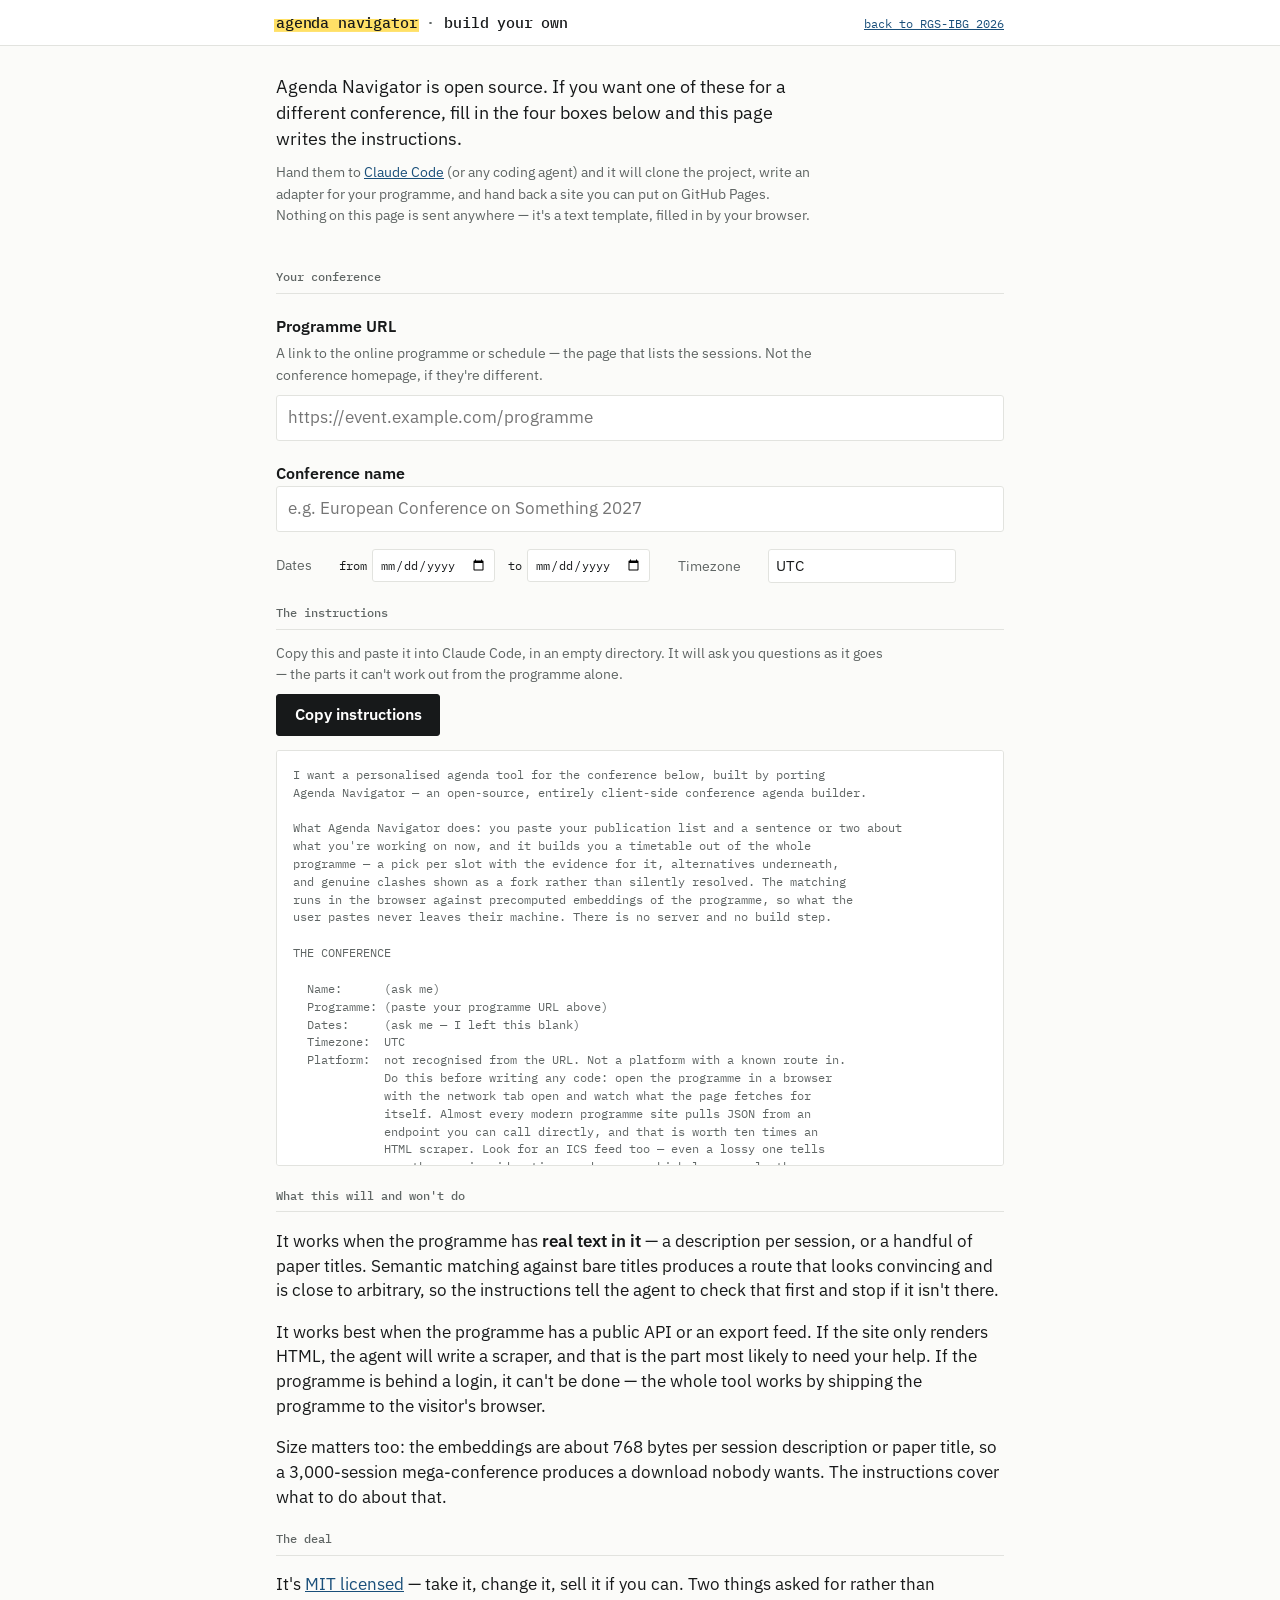
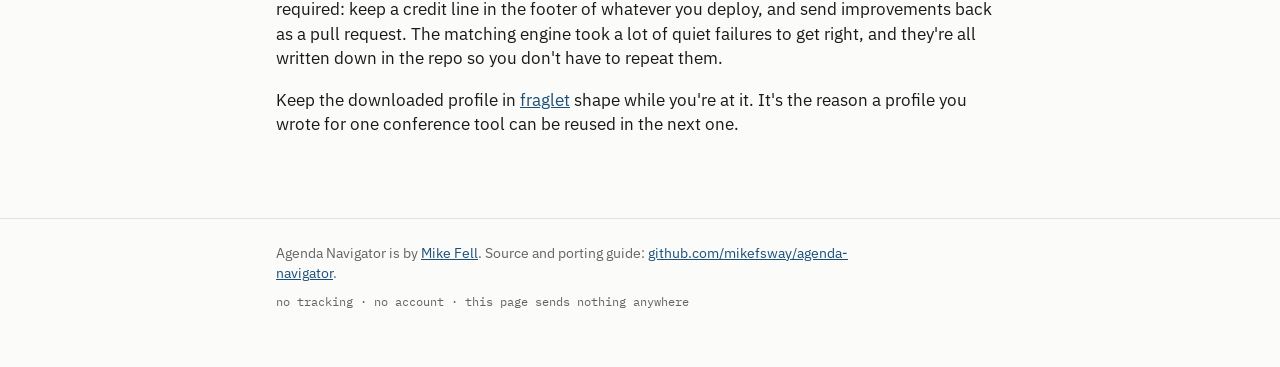
<file: docs/build.html>
<!DOCTYPE html>
<html lang="en-GB">
<head>
<meta charset="utf-8">
<meta name="viewport" content="width=device-width, initial-scale=1">
<title>Build one for your conference · Agenda Navigator</title>
<meta name="description" content="Agenda Navigator is open source. Paste your conference's programme URL and this page writes the instructions to port it — hand them to Claude Code and it does the work.">
<!-- Tighter than index.html's: this page loads no model, so nothing off-origin
     runs on it and connect-src can be 'none'. build.js makes no network call by
     design, and now the page won't let it start. -->
<meta http-equiv="Content-Security-Policy" content="default-src 'none'; script-src 'self'; style-src 'self' 'unsafe-inline'; img-src 'self' data:; font-src 'self'; connect-src 'none'; base-uri 'self'; form-action 'none'; object-src 'none'">
<link rel="stylesheet" href="style.css">
<link rel="icon" href="data:image/svg+xml,<svg xmlns='http://www.w3.org/2000/svg' viewBox='0 0 32 32'><rect width='32' height='32' fill='%23fbfbf9'/><rect x='5' y='8' width='22' height='3' fill='%2317191a'/><rect x='4' y='15' width='24' height='8' fill='%23ffe066'/><rect x='5' y='17' width='16' height='3' fill='%2317191a'/></svg>">
</head>
<body>

<header class="topbar">
  <div class="wrap">
    <p class="wordmark"><span class="mark">agenda navigator</span> <span class="dot">·</span> build your own</p>
    <span class="mono"><a href="./">back to RGS-IBG 2026</a></span>
  </div>
</header>

<div class="intro wrap">
  <p class="lede">Agenda Navigator is open source. If you want one of these for a different
  conference, fill in the four boxes below and this page writes the instructions.</p>
  <p class="privacy-note">Hand them to <a href="https://claude.com/claude-code" rel="noopener">Claude
  Code</a> (or any coding agent) and it will clone the project, write an adapter for your
  programme, and hand back a site you can put on GitHub Pages. Nothing on this page is
  sent anywhere — it's a text template, filled in by your browser.</p>
</div>

<main>
<section class="panel wrap" aria-labelledby="build-h">
  <h2 id="build-h">Your conference</h2>

  <label class="box-label" for="conf-url">Programme URL</label>
  <p class="hint">A link to the online programme or schedule — the page that lists the
  sessions. Not the conference homepage, if they're different.</p>
  <input id="conf-url" type="url" spellcheck="false" placeholder="https://event.example.com/programme">
  <p class="parse-note" id="platform-note" hidden></p>

  <label class="box-label" for="conf-name">Conference name</label>
  <input id="conf-name" type="text" spellcheck="false" placeholder="e.g. European Conference on Something 2027">

  <div class="controls">
    <fieldset>
      <legend>Dates</legend>
      <label class="mono">from <input id="conf-start" type="date"></label>
      <label class="mono">to <input id="conf-end" type="date"></label>
    </fieldset>
    <fieldset>
      <legend>Timezone</legend>
      <label><input id="conf-tz" type="text" spellcheck="false" placeholder="Europe/London"></label>
    </fieldset>
  </div>

  <h2 id="prompt-h">The instructions</h2>
  <p class="hint">Copy this and paste it into Claude Code, in an empty directory. It will
  ask you questions as it goes — the parts it can't work out from the programme alone.</p>

  <div class="actions">
    <button id="copy-btn" class="primary" type="button">Copy instructions</button>
    <span id="copy-status" role="status" aria-live="polite"></span>
  </div>

  <pre id="prompt-out" class="prompt-out" tabindex="0"></pre>

  <h2 id="honest-h">What this will and won't do</h2>
  <p>It works when the programme has <strong>real text in it</strong> — a description per
  session, or a handful of paper titles. Semantic matching against bare titles produces a
  route that looks convincing and is close to arbitrary, so the instructions tell the agent
  to check that first and stop if it isn't there.</p>
  <p>It works best when the programme has a public API or an export feed. If the site only
  renders HTML, the agent will write a scraper, and that is the part most likely to need
  your help. If the programme is behind a login, it can't be done — the whole tool works by
  shipping the programme to the visitor's browser.</p>
  <p>Size matters too: the embeddings are about 768 bytes per session description or paper
  title, so a 3,000-session mega-conference produces a download nobody wants. The
  instructions cover what to do about that.</p>

  <h2 id="credit-h">The deal</h2>
  <p>It's <a href="https://github.com/mikefsway/agenda-navigator/blob/master/LICENSE" rel="noopener">MIT
  licensed</a> — take it, change it, sell it if you can. Two things asked for rather than
  required: keep a credit line in the footer of whatever you deploy, and send improvements
  back as a pull request. The matching engine took a lot of quiet failures to get right, and
  they're all written down in the repo so you don't have to repeat them.</p>
  <p>Keep the downloaded profile in <a href="https://fraglet.org" rel="noopener">fraglet</a>
  shape while you're at it. It's the reason a profile you wrote for one conference tool can
  be reused in the next one.</p>
</section>
</main>

<footer>
  <div class="wrap">
    <p>Agenda Navigator is by <a href="https://github.com/mikefsway" rel="noopener">Mike Fell</a>.
    Source and porting guide: <a href="https://github.com/mikefsway/agenda-navigator" rel="noopener">github.com/mikefsway/agenda-navigator</a>.</p>
    <p class="mono">no tracking · no account · this page sends nothing anywhere</p>
  </div>
</footer>

<script type="module" src="build.js"></script>
</body>
</html>
</file>
<file: docs/style.css>
/* Agenda Navigator — a conference timetable, marked up.
 *
 * Two rules hold the look together:
 *   1. Yellow means "this is the one" — the pick you're going to, the day you're
 *      reading, the tab you're on. It appears nowhere else, so it's scannable.
 *      A pinned pick gets the full highlighter; the tool's own suggestion gets a
 *      thin stroke under it. That difference is the whole distinction between
 *      "we reckon" and "you decided".
 *   2. Times live in a gutter down the left. The route is a timetable, and a
 *      timetable is read by running your eye down the clock.
 */

/* ---------------------------------------------------------------- the fonts

   IBM Plex Sans and Plex Mono, served from this repo rather than from Google.

   They used to come from fonts.googleapis.com, which meant every visitor's IP
   address and user-agent reached Google on a page whose headline claim is that
   nothing you paste leaves your device. That claim was still literally true —
   the profile never went anywhere — but a privacy promise that depends on the
   reader not checking the network tab is not a promise worth making. 320 kB of
   woff2 in docs/fonts/ is the whole cost of not having to explain that.

   Latin and latin-ext subsets only, which is what Google served for this page
   anyway. font-display: swap, so the page is readable before the fonts land.
   Deliberately NOT in sw.js's SHELL: they are fetched on first render and the
   same-origin stale-while-revalidate rule caches them from there, so the
   offline case works without a CACHE bump costing everyone 2.5 MB. */

/* latin-ext */
@font-face {
  font-family: 'IBM Plex Mono';
  font-style: normal;
  font-weight: 400;
  font-display: swap;
  src: url('fonts/IBMPlexMono-400-latin-ext.woff2') format('woff2');
  unicode-range: U+0100-02BA, U+02BD-02C5, U+02C7-02CC, U+02CE-02D7, U+02DD-02FF, U+0304, U+0308, U+0329, U+1D00-1DBF, U+1E00-1E9F, U+1EF2-1EFF, U+2020, U+20A0-20AB, U+20AD-20C0, U+2113, U+2C60-2C7F, U+A720-A7FF;
}
/* latin */
@font-face {
  font-family: 'IBM Plex Mono';
  font-style: normal;
  font-weight: 400;
  font-display: swap;
  src: url('fonts/IBMPlexMono-400-latin.woff2') format('woff2');
  unicode-range: U+0000-00FF, U+0131, U+0152-0153, U+02BB-02BC, U+02C6, U+02DA, U+02DC, U+0304, U+0308, U+0329, U+2000-206F, U+20AC, U+2122, U+2191, U+2193, U+2212, U+2215, U+FEFF, U+FFFD;
}
/* latin-ext */
@font-face {
  font-family: 'IBM Plex Mono';
  font-style: normal;
  font-weight: 500;
  font-display: swap;
  src: url('fonts/IBMPlexMono-500-latin-ext.woff2') format('woff2');
  unicode-range: U+0100-02BA, U+02BD-02C5, U+02C7-02CC, U+02CE-02D7, U+02DD-02FF, U+0304, U+0308, U+0329, U+1D00-1DBF, U+1E00-1E9F, U+1EF2-1EFF, U+2020, U+20A0-20AB, U+20AD-20C0, U+2113, U+2C60-2C7F, U+A720-A7FF;
}
/* latin */
@font-face {
  font-family: 'IBM Plex Mono';
  font-style: normal;
  font-weight: 500;
  font-display: swap;
  src: url('fonts/IBMPlexMono-500-latin.woff2') format('woff2');
  unicode-range: U+0000-00FF, U+0131, U+0152-0153, U+02BB-02BC, U+02C6, U+02DA, U+02DC, U+0304, U+0308, U+0329, U+2000-206F, U+20AC, U+2122, U+2191, U+2193, U+2212, U+2215, U+FEFF, U+FFFD;
}
/* latin-ext */
@font-face {
  font-family: 'IBM Plex Sans';
  font-style: italic;
  font-weight: 400;
  font-stretch: 100%;
  font-display: swap;
  src: url('fonts/IBMPlexSans-400i-latin-ext.woff2') format('woff2');
  unicode-range: U+0100-02BA, U+02BD-02C5, U+02C7-02CC, U+02CE-02D7, U+02DD-02FF, U+0304, U+0308, U+0329, U+1D00-1DBF, U+1E00-1E9F, U+1EF2-1EFF, U+2020, U+20A0-20AB, U+20AD-20C0, U+2113, U+2C60-2C7F, U+A720-A7FF;
}
/* latin */
@font-face {
  font-family: 'IBM Plex Sans';
  font-style: italic;
  font-weight: 400;
  font-stretch: 100%;
  font-display: swap;
  src: url('fonts/IBMPlexSans-400i-latin.woff2') format('woff2');
  unicode-range: U+0000-00FF, U+0131, U+0152-0153, U+02BB-02BC, U+02C6, U+02DA, U+02DC, U+0304, U+0308, U+0329, U+2000-206F, U+20AC, U+2122, U+2191, U+2193, U+2212, U+2215, U+FEFF, U+FFFD;
}
/* latin-ext */
@font-face {
  font-family: 'IBM Plex Sans';
  font-style: normal;
  font-weight: 400;
  font-stretch: 100%;
  font-display: swap;
  src: url('fonts/IBMPlexSans-400-latin-ext.woff2') format('woff2');
  unicode-range: U+0100-02BA, U+02BD-02C5, U+02C7-02CC, U+02CE-02D7, U+02DD-02FF, U+0304, U+0308, U+0329, U+1D00-1DBF, U+1E00-1E9F, U+1EF2-1EFF, U+2020, U+20A0-20AB, U+20AD-20C0, U+2113, U+2C60-2C7F, U+A720-A7FF;
}
/* latin */
@font-face {
  font-family: 'IBM Plex Sans';
  font-style: normal;
  font-weight: 400;
  font-stretch: 100%;
  font-display: swap;
  src: url('fonts/IBMPlexSans-400-latin.woff2') format('woff2');
  unicode-range: U+0000-00FF, U+0131, U+0152-0153, U+02BB-02BC, U+02C6, U+02DA, U+02DC, U+0304, U+0308, U+0329, U+2000-206F, U+20AC, U+2122, U+2191, U+2193, U+2212, U+2215, U+FEFF, U+FFFD;
}
/* latin-ext */
@font-face {
  font-family: 'IBM Plex Sans';
  font-style: normal;
  font-weight: 500;
  font-stretch: 100%;
  font-display: swap;
  src: url('fonts/IBMPlexSans-500-latin-ext.woff2') format('woff2');
  unicode-range: U+0100-02BA, U+02BD-02C5, U+02C7-02CC, U+02CE-02D7, U+02DD-02FF, U+0304, U+0308, U+0329, U+1D00-1DBF, U+1E00-1E9F, U+1EF2-1EFF, U+2020, U+20A0-20AB, U+20AD-20C0, U+2113, U+2C60-2C7F, U+A720-A7FF;
}
/* latin */
@font-face {
  font-family: 'IBM Plex Sans';
  font-style: normal;
  font-weight: 500;
  font-stretch: 100%;
  font-display: swap;
  src: url('fonts/IBMPlexSans-500-latin.woff2') format('woff2');
  unicode-range: U+0000-00FF, U+0131, U+0152-0153, U+02BB-02BC, U+02C6, U+02DA, U+02DC, U+0304, U+0308, U+0329, U+2000-206F, U+20AC, U+2122, U+2191, U+2193, U+2212, U+2215, U+FEFF, U+FFFD;
}
/* latin-ext */
@font-face {
  font-family: 'IBM Plex Sans';
  font-style: normal;
  font-weight: 600;
  font-stretch: 100%;
  font-display: swap;
  src: url('fonts/IBMPlexSans-600-latin-ext.woff2') format('woff2');
  unicode-range: U+0100-02BA, U+02BD-02C5, U+02C7-02CC, U+02CE-02D7, U+02DD-02FF, U+0304, U+0308, U+0329, U+1D00-1DBF, U+1E00-1E9F, U+1EF2-1EFF, U+2020, U+20A0-20AB, U+20AD-20C0, U+2113, U+2C60-2C7F, U+A720-A7FF;
}
/* latin */
@font-face {
  font-family: 'IBM Plex Sans';
  font-style: normal;
  font-weight: 600;
  font-stretch: 100%;
  font-display: swap;
  src: url('fonts/IBMPlexSans-600-latin.woff2') format('woff2');
  unicode-range: U+0000-00FF, U+0131, U+0152-0153, U+02BB-02BC, U+02C6, U+02DA, U+02DC, U+0304, U+0308, U+0329, U+2000-206F, U+20AC, U+2122, U+2191, U+2193, U+2212, U+2215, U+FEFF, U+FFFD;
}


:root {
  --paper: #fbfbf9;
  --card: #ffffff;
  --ink: #17191a;
  --ink-2: #5f6564;
  --rule: #e2e3df;
  --rule-2: #f0f0ec;
  --mark: #ffe066;          /* highlighter */
  --mark-soft: #ffefaa;
  --link: #1a4f7a;
  /* The second colour, and the only one. It means "you have an obligation at
     this time" — not a stronger recommendation, which is yellow's job, but a
     different kind of statement. It appears once or twice in a whole week. */
  --flag: #a11d1d;
  --maxw: 48rem;
  --gutter: 4.75rem;
}

* { box-sizing: border-box; }

/* The `hidden` attribute is how everything here is shown and concealed, and the
   browser implements it as a `display: none` in the UA stylesheet — which any
   author rule setting `display` beats, whatever its specificity. `.works-filters`
   (`display: flex`) did exactly that, so a first visit opened with the works
   filter row already on screen: an empty "use only work published since" select
   and a checkbox for a profile nobody had pasted yet. Enforcing it once here is
   the only version of this that can't be reintroduced by a later layout rule.
   The print block's `#view-route[hidden]` override still wins on specificity. */
[hidden] { display: none !important; }

body {
  margin: 0;
  background: var(--paper);
  color: var(--ink);
  font-family: "IBM Plex Sans", system-ui, sans-serif;
  font-size: 1.0313rem;
  line-height: 1.5;
  -webkit-text-size-adjust: 100%;
}

.mono { font-family: "IBM Plex Mono", ui-monospace, monospace; font-size: 0.78rem; }

a { color: var(--link); }
:focus-visible { outline: 2px solid var(--link); outline-offset: 2px; }

.wrap { max-width: var(--maxw); margin: 0 auto; padding: 0 1.25rem; }

/* ---- title bar ---- */
.topbar { border-bottom: 1px solid var(--rule); background: var(--card); }
.topbar .wrap {
  display: flex; justify-content: space-between; align-items: baseline;
  gap: 1rem; padding-top: 0.7rem; padding-bottom: 0.7rem;
}
.wordmark {
  font-family: "IBM Plex Mono", ui-monospace, monospace;
  font-size: 0.95rem; font-weight: 500; margin: 0;
  letter-spacing: -0.01em;
}
.wordmark .dot { color: var(--ink-2); }
/* mono metrics sit differently in the line box than the sans the mark was
   tuned for, so the band needs its own numbers here */
.wordmark .mark { background-size: 100% 0.85em; background-position: 0 0.42em; }
.topbar .mono { color: var(--ink-2); text-align: right; }

/* ---- intro ---- */
.intro { padding-top: 1.75rem; padding-bottom: 0.25rem; }
.intro p { margin: 0 0 0.6rem; max-width: 34rem; }
.intro .lede { font-size: 1.15rem; line-height: 1.4; }
.intro .privacy-note { color: var(--ink-2); font-size: 0.9rem; }

/* ---- the form ---- */
.panel { padding-top: 0.5rem; padding-bottom: 1rem; }
.panel h2 {
  font-size: 0.78rem; font-weight: 500;
  font-family: "IBM Plex Mono", ui-monospace, monospace;
  color: var(--ink-2);
  margin: 1.25rem 0 0.75rem;
  padding-bottom: 0.4rem;
  border-bottom: 1px solid var(--rule);
}
.hint { color: var(--ink-2); font-size: 0.9rem; margin: 0.2rem 0 0.6rem; max-width: 38rem; }

.box-label { display: block; font-weight: 600; font-size: 0.98rem; margin-top: 1.35rem; }
.panel > .hint:first-of-type + .box-label { margin-top: 0.5rem; }

textarea, input[type="search"], input[type="url"], input[type="text"] {
  width: 100%;
  font: inherit; color: inherit;
  padding: 0.6rem 0.7rem;
  border: 1px solid var(--rule);
  border-radius: 3px;
  background: var(--card);
  resize: vertical;
}
textarea:hover, input[type="search"]:hover,
input[type="url"]:hover, input[type="text"]:hover { border-color: #cfd1cc; }
/* Inside a fieldset the inputs sit on one line with their labels, so the
   full-width rule above has to be undone rather than never applied — the
   fieldsets on the main form hold checkboxes, which don't take it. */
fieldset input[type="text"], input[type="date"] {
  width: auto;
  font: inherit; color: inherit;
  padding: 0.3rem 0.45rem;
  border: 1px solid var(--rule); border-radius: 3px; background: var(--card);
}

.parse-note {
  color: var(--ink-2); font-size: 0.85rem;
  margin: 0.45rem 0 0; padding: 0.5rem 0.7rem;
  background: var(--card); border: 1px solid var(--rule); border-radius: 3px;
}
.parse-note strong { color: var(--ink); }
.parse-note summary { cursor: pointer; color: var(--link); margin-top: 0.35rem; }
.parsed-list { margin: 0.4rem 0 0; padding-left: 1.3rem; max-height: 13rem; overflow-y: auto; }
.parsed-list li { margin: 0.15rem 0; }
/* "led", the year and the share are all scanned, not read. */
.parsed-list .mono { color: var(--ink-2); font-size: 0.9em; }
/* The share is the number you act on, so it gets the ink the tags don't.
   Deliberately not yellow: yellow means "this is the one you're going to". */
.parsed-list .share { color: var(--ink); }
.parsed-list label { display: block; cursor: pointer; }
.parsed-list input { margin-right: 0.35rem; }
/* Unticked stays legible and is clearly out. Driven by a class rather than
   :has(input:not(:checked)) so the tick handler doesn't need a re-render. */
.parsed-list label.out { color: var(--ink-2); opacity: 0.6; }

#works-list:empty { display: none; }
#works-list details { color: var(--ink-2); font-size: 0.85rem; margin-top: 0.35rem; }
#works-list summary { cursor: pointer; color: var(--link); }

.concentration {
  display: block; margin-top: 0.5rem; padding-top: 0.5rem;
  border-top: 1px solid var(--rule-2);
}
.concentration strong { font-weight: 500; }

/* Sits under the parse note and reads as part of it — these are a statement
   about what was read, not a filter bar over the whole page. */
.works-filters {
  display: flex; flex-wrap: wrap; gap: 0.4rem 1.5rem;
  margin: 0.5rem 0 0; padding: 0 0.15rem;
  color: var(--ink-2); font-size: 0.85rem;
}
.wf-item { display: inline-flex; align-items: center; gap: 0.4rem; }
.wf-item label { display: inline-flex; align-items: center; gap: 0.35rem; }
.works-filters select { font: inherit; font-family: "IBM Plex Mono", ui-monospace, monospace; padding: 0.1rem 0.2rem; }
.wf-note { font-family: "IBM Plex Mono", ui-monospace, monospace; font-size: 0.9em; }

.controls { display: flex; flex-wrap: wrap; gap: 0.75rem 1.75rem; margin: 1.1rem 0 1.2rem; }
fieldset { border: 0; padding: 0; margin: 0; display: flex; gap: 0.85rem; flex-wrap: wrap; align-items: baseline; }
legend { float: left; padding: 0; margin-right: 0.85rem; color: var(--ink-2); font-size: 0.85rem; }
fieldset label { display: inline-flex; align-items: center; gap: 0.3rem; font-size: 0.94rem; }
input[type="checkbox"], input[type="radio"] { accent-color: var(--ink); width: 1rem; height: 1rem; }

/* The institution box sits with days and attendance because it is a route
   option, not a filter on the profile — nothing it says changes a score. Last
   in the row, and full-width: it is a text field with a note under it, and in
   the middle it split the two checkbox groups across three lines. */
.inst-field { flex-basis: 100%; align-items: baseline; }
.inst-field input {
  font: inherit; font-size: 0.94rem; padding: 0.15rem 0.35rem;
  border: 1px solid var(--rule); border-radius: 3px; background: var(--card);
  min-width: 18rem; flex: 0 1 22rem;
}
.inst-field .hint { flex-basis: 100%; margin: 0.15rem 0 0; }

/* Two flags, one loud and one not. The red is the only place on this page that
   is neither ink, link blue nor highlighter, and it stays legible only while it
   keeps meaning exactly one thing. */
.flags { display: flex; flex-wrap: wrap; gap: 0.4rem; margin: 0.35rem 0 0; }
.flag {
  font-family: "IBM Plex Mono", ui-monospace, monospace; font-size: 0.75rem;
  padding: 0.1rem 0.4rem; border-radius: 3px; border: 1px solid var(--rule);
  color: var(--ink-2);
}
.flag-own { color: var(--flag); border-color: var(--flag); font-weight: 600; }

.actions { display: flex; align-items: center; gap: 0.9rem; flex-wrap: wrap; }
button.primary {
  font: inherit; font-weight: 600; font-size: 0.98rem;
  color: var(--card); background: var(--ink);
  border: 1px solid var(--ink); border-radius: 3px;
  padding: 0.5rem 1.1rem; cursor: pointer;
}
button.primary:hover { background: #000; }
button.primary:disabled { background: var(--ink-2); border-color: var(--ink-2); cursor: wait; }
button.ghost {
  font: inherit; font-size: 0.88rem;
  background: var(--card); border: 1px solid var(--rule); border-radius: 3px;
  color: var(--ink); padding: 0.35rem 0.7rem; cursor: pointer;
}
button.ghost:hover { border-color: var(--ink); }
#status { color: var(--ink-2); font-size: 0.85rem; }
.fraglet-row { margin-top: 1rem; display: flex; align-items: center; gap: 0.7rem; flex-wrap: wrap; }
.fraglet-row .hint { margin: 0; }

/* The ticking count in #status is the real "it's working" signal; this just stops
   a momentarily static line from reading as a hang. */
body.working #status::before {
  content: "";
  display: inline-block;
  width: 0.45rem; height: 0.45rem;
  margin-right: 0.45rem;
  border-radius: 50%;
  background: var(--ink);
  animation: working-pulse 1.1s ease-in-out infinite;
}
@keyframes working-pulse {
  0%, 100% { opacity: 1; }
  50% { opacity: 0.2; }
}
@media (prefers-reduced-motion: reduce) {
  body.working #status::before { animation: none; }
}

/* ---- the mark ----
   One device, two weights: a full highlighter for what you chose, a stroke for
   what the tool suggests. box-decoration-break makes it survive a line wrap. */
.mark, .mark-soft {
  background-repeat: no-repeat;
  background-size: 100% 0.62em;
  background-position: 0 0.72em;
  padding: 0 0.12em;
  margin: 0 -0.12em;
  -webkit-box-decoration-break: clone;
  box-decoration-break: clone;
}
.mark { background-image: linear-gradient(var(--mark), var(--mark)); }
.mark-soft { background-image: linear-gradient(var(--mark-soft), var(--mark-soft)); }

/* ---- view tabs ---- */
.view-tabs {
  display: flex; gap: 0.25rem; flex-wrap: wrap;
  margin: 1.5rem 0 0; border-bottom: 1px solid var(--rule);
}
.view-tabs button {
  font: inherit; font-size: 0.94rem;
  border: 0; background: none; color: var(--ink-2);
  padding: 0.4rem 0.6rem 0.5rem; cursor: pointer;
}
.view-tabs button:hover { color: var(--ink); }
.view-tabs button[aria-selected="true"] {
  color: var(--ink); font-weight: 600;
  box-shadow: inset 0 -0.4em 0 var(--mark);
}
.view { padding-top: 1rem; }

.restored-note { color: var(--ink-2); margin: 1rem 0 0; }

/* A route that no longer matches the boxes above it. Ink on a hairline rule, not
   yellow and not red: yellow means "this is the one" and nothing here is wrong —
   the route is simply older than the profile. */
.stale-note {
  margin: 1rem 0 0; padding: 0.5rem 0 0.5rem 0.75rem;
  border-left: 2px solid var(--ink); font-size: 0.92rem; max-width: 46rem;
}

/* Same rule as .stale-note, quieter. The stale note is a thing you can fix by
   pressing the button again; this one is a standing condition of the data and
   will be on the page every time it renders between now and the conference, so
   it earns a lighter edge than a warning that expects an action. */
.programme-note {
  margin: 1rem 0 0; padding: 0.5rem 0 0.5rem 0.75rem;
  border-left: 2px solid var(--ink-2); font-size: 0.92rem;
  max-width: 46rem; color: var(--ink-2);
}

/* The two exports, alone on the row and starting at the left margin. The brief
   is first and takes the solid button, because it is the half of this tool that
   can do what the ranking can't.

   It used to share this row with the day jump, which held the left edge on a
   `margin-right: auto`. Measured: the row is wider than the 728px column, so
   the .ics button wrapped onto a second line at the left margin and the primary
   button sat alone out on the right rail at x=869. Down the left edge — which is
   where reading starts — you met the day tabs, then the ghost button, and the
   promotion of 14 Aug read as a demotion. Splitting the row is what makes the
   promotion true, and it costs no height: two single lines in place of one row
   that wrapped to two.

   The day jump moved down to sit directly above the route, which is the thing it
   navigates. Note it therefore needs its own entry in the print block: it was
   only being hidden on paper by virtue of living inside this div. */
.route-actions {
  display: flex; align-items: center;
  gap: 0.75rem; flex-wrap: wrap; margin-bottom: 0.5rem;
}
.route-actions button.primary { font-size: 0.9rem; padding: 0.4rem 0.85rem; }

/* The one control on the page that sends anything anywhere, so the caveat runs
   with it rather than sitting in a footnote. Not styled as a warning: it is a
   reasonable thing to choose, and a red box would say otherwise. */
.llm-note {
  color: var(--ink-2); font-size: 0.85rem; line-height: 1.45;
  margin: 0 0 0.5rem; max-width: 46rem;
}
.llm-note strong { color: var(--ink); font-weight: 500; }
#llm-hint { margin: 0 0 0.6rem; }

/* ---- day jump ---- */
.day-tabs { display: flex; gap: 0.4rem; flex-wrap: wrap; margin-bottom: 0.2rem; }
.day-tabs button {
  font: inherit; font-size: 0.88rem;
  border: 1px solid var(--rule); border-radius: 3px;
  background: var(--card); color: var(--ink-2);
  padding: 0.28rem 0.6rem; cursor: pointer;
}
.day-tabs button:hover { color: var(--ink); border-color: var(--ink); }
.day-tabs button[aria-selected="true"] {
  color: var(--ink); border-color: var(--ink);
  box-shadow: inset 0 -0.5em 0 var(--mark);
}

/* ---- overview ---- */
.overview-card {
  margin: 1.25rem 0 0; padding: 0.9rem 1rem;
  background: var(--card); border: 1px solid var(--rule); border-radius: 3px;
  font-size: 0.97rem;
}
.overview-card h3 { margin: 0 0 0.5rem; font-size: 0.95rem; }
.overview-card ol { margin: 0; padding-left: 1.2rem; }
.overview-card li { margin: 0.25rem 0; }
.overview-card .mono { color: var(--ink-2); white-space: nowrap; }
.goals-nudge { margin: 0.8rem 0 0; padding-top: 0.6rem; border-top: 1px solid var(--rule); font-size: 0.9rem; }

/* ---- the route ---- */
.day-block { margin: 2rem 0 0; }
.day-heading {
  font-size: 1.1rem; font-weight: 600; margin: 0 0 0.25rem;
  padding-bottom: 0.35rem; border-bottom: 1px solid var(--ink);
}

.slot { display: grid; grid-template-columns: var(--gutter) 1fr; padding: 1.1rem 0 0; }
.slot-when {
  font-family: "IBM Plex Mono", ui-monospace, monospace;
  font-size: 0.78rem; font-variant-numeric: tabular-nums;
  color: var(--ink-2); line-height: 1.35; padding-top: 0.15rem;
}
.slot-when b { display: block; font-weight: 500; color: var(--ink); font-size: 0.86rem; }
.slot-when .parallel { display: block; margin-top: 0.35rem; font-size: 0.7rem; }
.slot-body { border-left: 1px solid var(--rule); padding: 0 0 1.1rem 1.25rem; min-width: 0; }
.slot:last-child .slot-body { padding-bottom: 0.4rem; }

.pick { min-width: 0; }
.pick h4 { margin: 0 0 0.25rem; font-size: 1rem; font-weight: 600; line-height: 1.35; }
.pick .meta { display: block; color: var(--ink-2); margin-bottom: 0.45rem; }
.tagline {
  font-family: "IBM Plex Mono", ui-monospace, monospace;
  font-size: 0.7rem; color: var(--ink-2); display: block; margin-bottom: 0.2rem;
}
.match-bar { height: 3px; background: var(--rule-2); margin: 0.2rem 0 0.7rem; max-width: 8rem; border-radius: 2px; }
.match-bar span { display: block; height: 100%; background: #adb2ae; border-radius: 2px; }

.evidence { margin: 0.3rem 0 0; padding: 0; list-style: none; font-size: 0.9rem; }
.evidence li { margin: 0.25rem 0; color: var(--ink-2); }
.evidence .why { color: var(--ink); }
.evidence .q { font-style: italic; }
/* The hedge on a two-quote credit. Deliberately quieter than the quotes it
   qualifies — it is a caveat on the line, not a second finding. */
.evidence .q-close, .paper-why .q-close { font-size: 0.85em; color: var(--ink-2); font-style: normal; }

/* a clash is two candidates, neither decided — so neither is marked */
.clash-note { font-size: 0.9rem; color: var(--ink-2); margin: 0 0 0.7rem; }
.fork { display: grid; gap: 1.1rem; }
.fork .pick { padding-left: 0.9rem; border-left: 2px solid var(--rule); }

.weak-slot { color: var(--ink-2); font-size: 0.92rem; }
.weak-slot .pick-inline { color: var(--ink); }

details.alts { margin: 0.7rem 0 0; }
details.alts > summary { cursor: pointer; font-size: 0.88rem; color: var(--link); }
details.alts .pick { margin: 0.8rem 0 0; padding-left: 0.9rem; border-left: 1px solid var(--rule-2); }

/* ---- session contents ---- */
details.contents { margin: 0.5rem 0 0; font-size: 0.9rem; }
details.contents > summary { cursor: pointer; color: var(--ink-2); }
details.contents > summary:hover { color: var(--ink); }
.sess-desc { color: var(--ink-2); margin: 0.5rem 0; white-space: pre-line; }
.sess-papers { margin: 0.4rem 0; padding-left: 1.3rem; }
.sess-papers li { margin: 0.25rem 0; }
.sess-papers .aff { color: var(--ink-2); display: block; font-size: 0.72rem; }
.sess-link { margin: 0.4rem 0 0.2rem; }

/* ---- pin / dismiss ---- */
.pick-controls { margin-top: 0.6rem; display: flex; align-items: center; gap: 0.9rem; flex-wrap: wrap; }
button.mini {
  font: inherit; font-size: 0.82rem;
  background: none; border: 0; padding: 0; cursor: pointer;
  color: var(--ink-2); text-decoration: underline; text-underline-offset: 2px;
}
button.mini:hover { color: var(--ink); }
.pin-chip { font-size: 0.7rem; color: var(--ink-2); }
.hidden-note { color: var(--ink-2); font-size: 0.82rem; margin-top: 0.6rem; }

/* ---- now / next ---- */
.now-chip {
  display: inline-block;
  font-family: "IBM Plex Mono", ui-monospace, monospace;
  font-size: 0.7rem; color: var(--ink);
  box-shadow: inset 0 -0.5em 0 var(--mark);
  margin-bottom: 0.35rem;
}
.now-chip.next { box-shadow: inset 0 -0.5em 0 var(--mark-soft); }

/* ---- papers, institutions ---- */
.papers-card, .people-card { margin: 0 0 1.75rem; }
.papers-card h3, .people-card h3 { margin: 0 0 0.3rem; font-size: 1rem; }
.paper-list, .inst-list, .group-list { margin: 0; padding-left: 1.4rem; }
.paper-list li, .inst-list li, .group-list li { margin: 0 0 1rem; }
.paper-title { font-weight: 600; line-height: 1.35; }
/* Long session titles set in mono turn this line into a wall; only the time,
   which is scanned rather than read, keeps the monospace. */
.paper-where { font-size: 0.86rem; color: var(--ink-2); margin-top: 0.2rem; }
.paper-why { font-size: 0.86rem; color: var(--ink-2); margin-top: 0.25rem; }
.paper-why .q { font-style: italic; }
.paper-flag { display: inline-block; margin-top: 0.35rem; font-size: 0.78rem; color: var(--ink-2); }
.paper-flag.catch { color: var(--ink); box-shadow: inset 0 -0.5em 0 var(--mark); }

.inst-head { display: flex; justify-content: space-between; gap: 0.75rem; align-items: baseline; flex-wrap: wrap; }
.inst-head .mono { color: var(--ink-2); }
.inst-papers { margin: 0.3rem 0 0; padding-left: 1.1rem; font-size: 0.9rem; color: var(--ink-2); }
.inst-papers li { margin: 0.15rem 0; }
.inst-papers .mono { white-space: nowrap; }
.mini-session { font-size: 0.9rem; margin-top: 0.3rem; }
.mini-session .mono { color: var(--ink-2); display: block; }

/* ---- lookup ---- */
.lookup-hit { padding: 0.9rem 0; border-top: 1px solid var(--rule); }
.lookup-hit h4 { margin: 0 0 0.15rem; font-size: 1rem; line-height: 1.35; }
.lookup-hit > .mono { color: var(--ink-2); }
.lookup-rank { font-size: 0.92rem; margin: 0.4rem 0 0.3rem; }

footer { border-top: 1px solid var(--rule); margin-top: 3rem; }
footer .wrap { padding-top: 1.5rem; padding-bottom: 3rem; color: var(--ink-2); font-size: 0.86rem; }
footer p { margin: 0 0 0.5rem; max-width: 38rem; }

.visually-hidden {
  position: absolute; width: 1px; height: 1px;
  clip-path: inset(50%); overflow: hidden; white-space: nowrap;
}

/* ---- build.html: the generated prompt ----
   Deliberately not styled as a hero. It is a wall of instructions for a
   machine, and the page reads better if it looks like one — boxed, scrollable,
   and not competing with the prose around it for attention. No yellow: nothing
   here has been chosen. */
.prompt-out {
  font-family: "IBM Plex Mono", ui-monospace, monospace;
  font-size: 0.72rem; line-height: 1.55;
  white-space: pre-wrap; word-break: break-word;
  margin: 0.9rem 0 0; padding: 0.9rem 1rem;
  max-height: 26rem; overflow-y: auto;
  background: var(--card); border: 1px solid var(--rule); border-radius: 3px;
  color: var(--ink-2);
}
#copy-status { color: var(--ink-2); font-size: 0.85rem; }

/* The one line on the main page that points at build.html. It sits under a
   charted route, which is the only moment someone has seen what the thing
   actually does. */
.build-yours {
  margin: 2.5rem 0 0; padding-top: 0.9rem;
  border-top: 1px solid var(--rule);
  color: var(--ink-2); font-size: 0.9rem;
}

@media (max-width: 560px) {
  :root { --gutter: 3.6rem; }
  body { font-size: 1rem; }
  .slot-body { padding-left: 0.9rem; }
  .slot-when .parallel { display: none; }
}

/* ---- print: the route, and only the route ----
   People still print conference agendas. Inputs, tabs, buttons and the papers/
   institutions views make no sense on paper; the picks with their times and
   rooms do. */
@media print {
  body { background: #fff; font-size: 10pt; }
  /* The topbar stays: a printed page needs to say what it is and which
     conference. The lede is for people deciding whether to use the tool. */
  .topbar { border-bottom: 1px solid #999; }
  .intro, .panel, footer,
  /* #day-tabs is listed by name: it used to be hidden here as a child of
     .route-actions, and moving it out from under that div would otherwise have
     printed four dead buttons at the top of every route. */
  .view-tabs, .route-actions, #day-tabs, #view-papers, #view-people, #view-lookup,
  .llm-note, #llm-hint,
  .pick-controls, .hidden-note, details.alts, details.contents, .build-yours,
  /* A printed route is a snapshot, so the staleness of the one on screen is not
     information about the paper in your hand. The flags are: "you are presenting
     in this" is exactly what a printout is for. */
  .match-bar, #restored-note, #stale-note, .tagline { display: none !important; }
  #view-route[hidden], #results[hidden] { display: block !important; }
  .slot { padding-top: 0.5rem; break-inside: avoid; }
  .slot-body { padding-bottom: 0.5rem; }
  .day-heading { break-after: avoid; }
  .mark, .mark-soft { background: none; }
  .pick h4 { text-decoration: underline; text-underline-offset: 2px; }
  a { color: inherit; text-decoration: none; }
}
</file>
